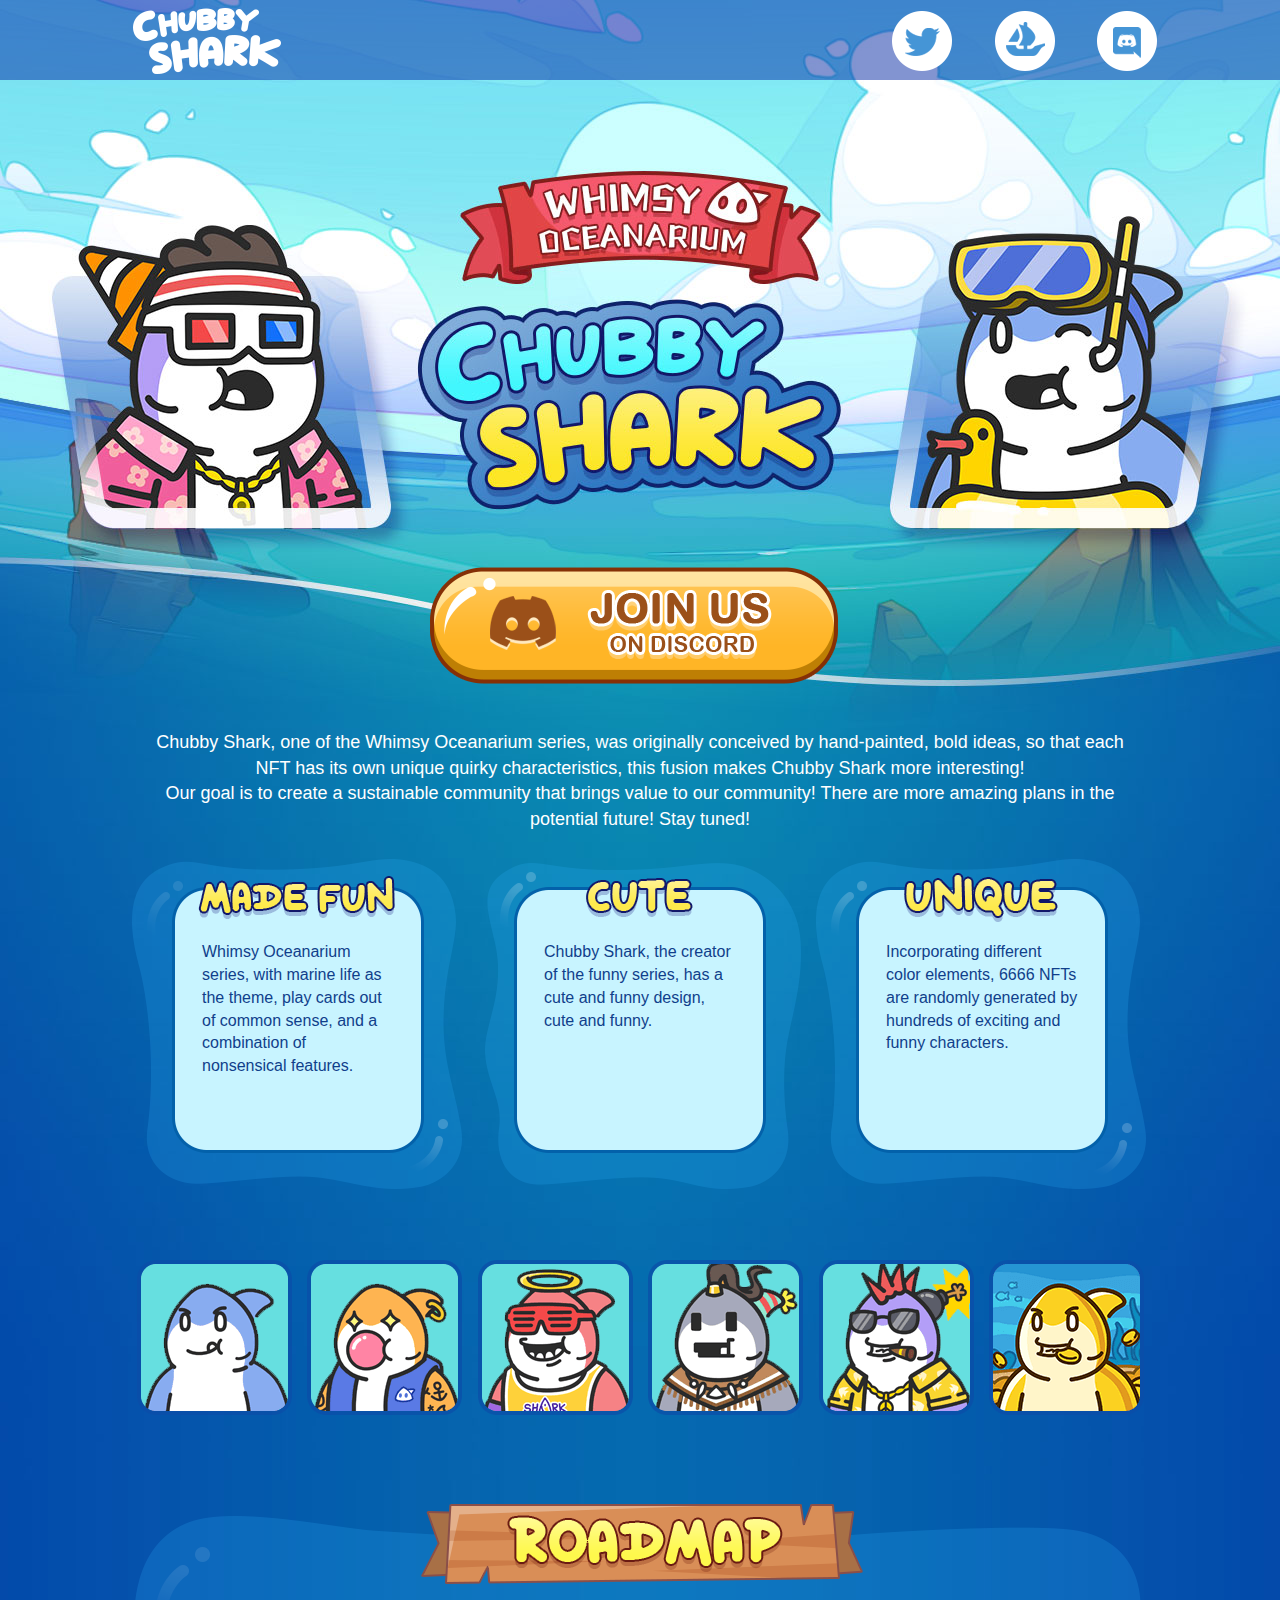
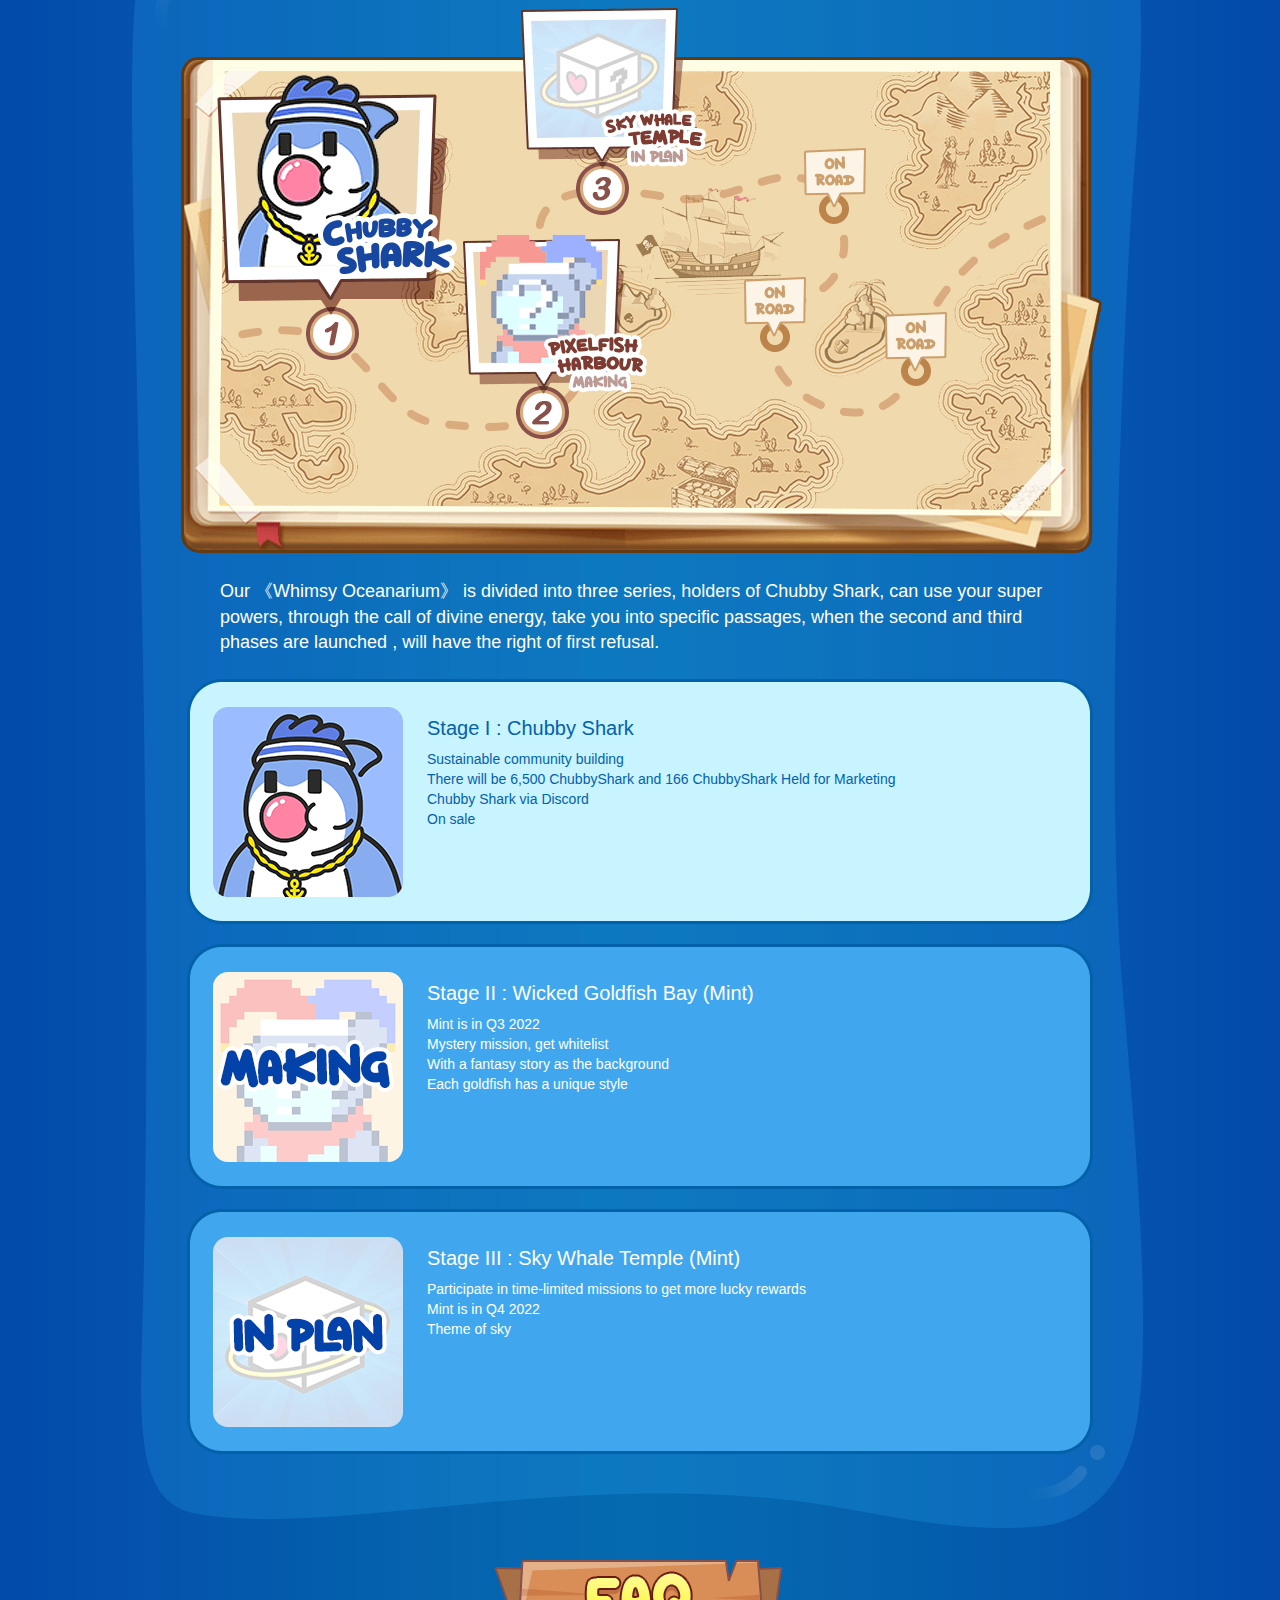
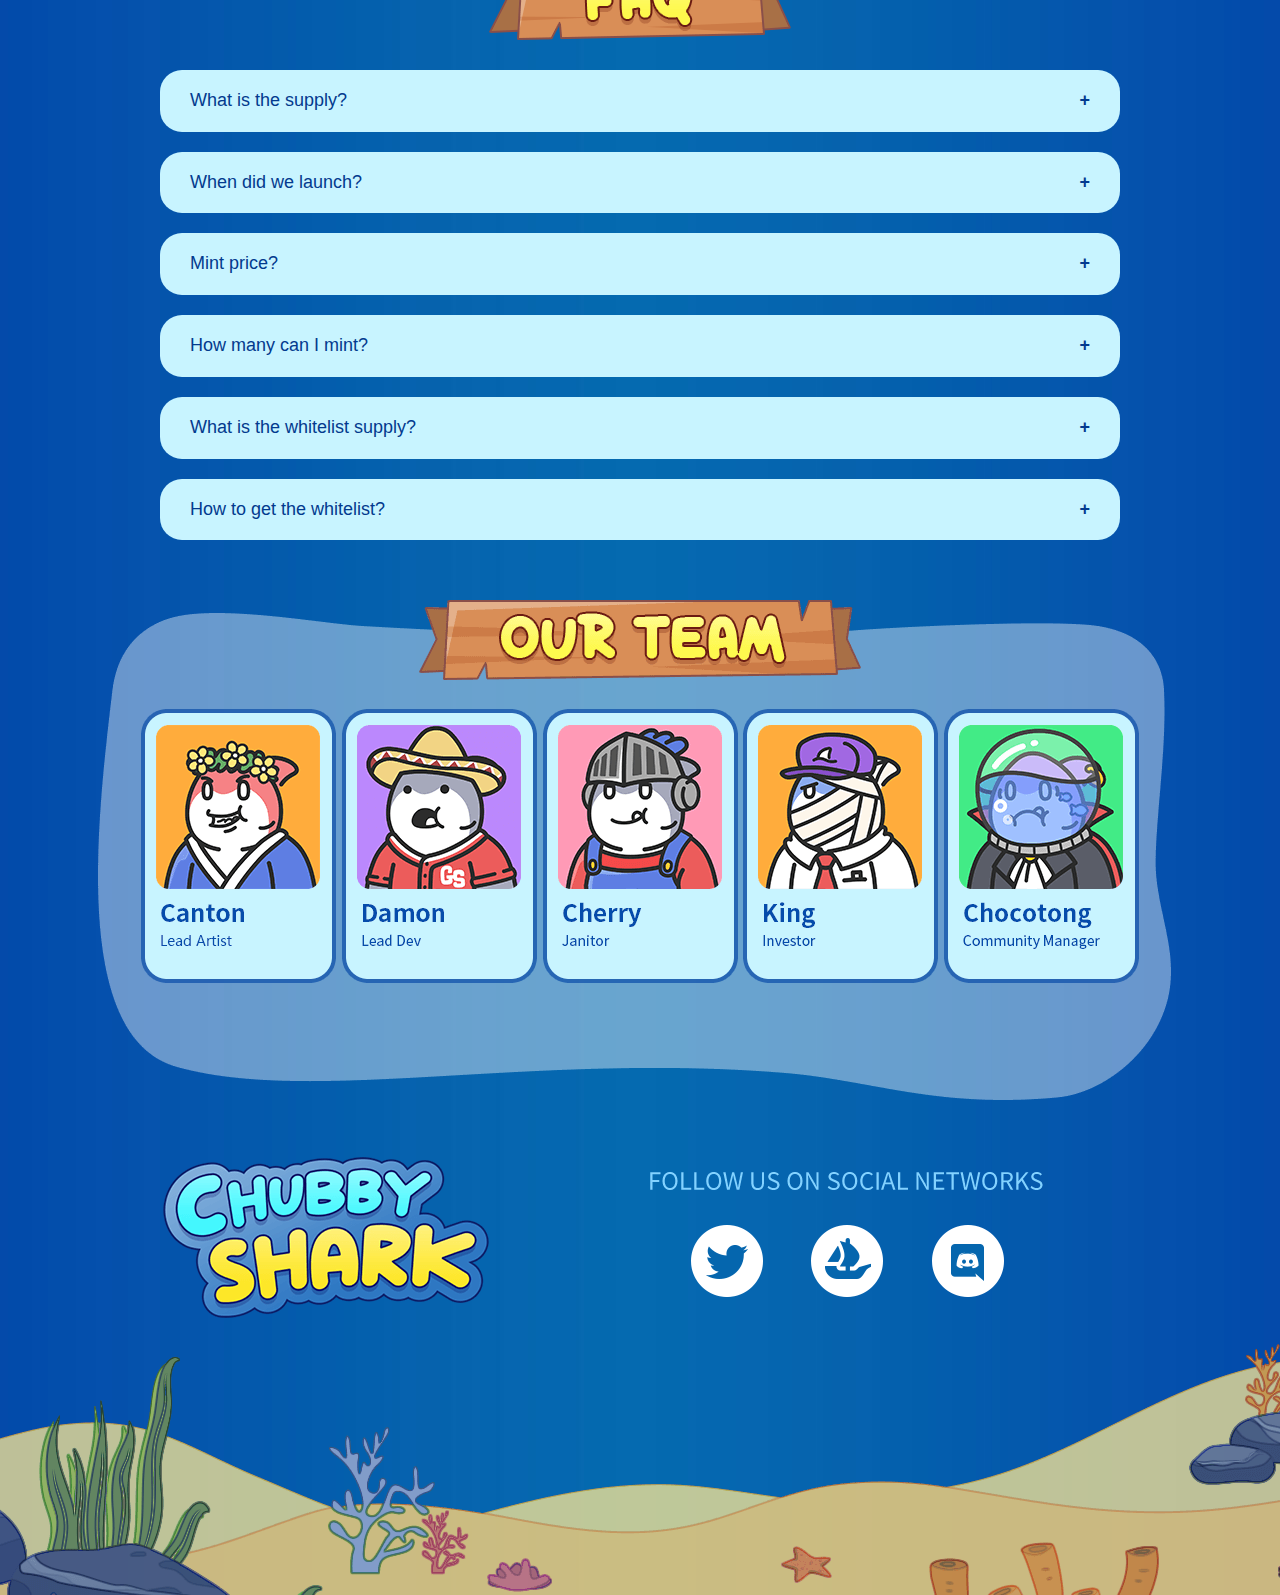
<file: index.html>
<!DOCTYPE html PUBLIC "-//W3C//DTD XHTML 1.0 Transitional//EN" "http://www.w3.org/TR/xhtml1/DTD/xhtml1-transitional.dtd">
<html xmlns="http://www.w3.org/1999/xhtml">
<head>
    <link href="skins/layout.css" rel="stylesheet" type="text/css" />
    <meta name="viewport" content="width=device-width, initial-scale=0.3, user-scalable=yes, minimum-scale=0.3, maximum-scale=1.0" />
    <link rel="stylesheet" type="text/css" href="skins/bootstrap.min.css">
    <link rel="stylesheet" type="text/css" href="skins/jquery.accordion.css">
    <title>Chubby Shark, one of the Whimsy Oceanarium series</title>
    <script src="js/scripts/jquery-1.6.js" type="text/javascript"></script>
    <script src="js/scripts/jquery-1.6.min.js" type="text/javascript"></script>
    <link rel="shortcut icon" href="skins/images/favicon.ico" /> 
    
<script type=text/javascript>
function iniMenu(tabObj,selNum,tabTagName,t){
    var collection = document.getElementById(tabObj).getElementsByTagName(tabTagName);
    var selObj = collection[selNum];
    selObj.className = 'here';
    document.getElementById(tabObj+"_Content"+selNum).style.display = "block";
    for(var i = 0; i < collection.length; i++){
        collection[i].num= i;
        collection[i].onmouseover = function(){
            //onclick
            temp = this;
            timer = setTimeout( function(){
                if(temp != selObj){
                    selObj.className = '';
                    temp.className = 'here';
                    document.getElementById( tabObj+"_Content" + temp.num).style.display="block";
                    document.getElementById( tabObj+"_Content" + selObj.num).style.display="none";
                    selObj = temp;
                }
            },t);
        }
        collection[i].onmouseout = function(){
            clearTimeout(timer);
        }
    }
}
</script>

<script> var imageObject = { clickSwap : function(obj) { obj.click(function() { var activeImage = $(this).children('img.active'); activeImage.removeClass('active'); if (activeImage.next().length > 0) { activeImage.next().addClass('active'); } else { $(this).children('img:first-child').addClass('active'); } return false; }); } }; $(function() { imageObject.clickSwap($('#imageContainer1')); }); </script>

<script type="text/javascript" src="js/scripts/jquery-1.11.1.min.js"></script>
<script type="text/javascript" src="js/scripts/jquery.accordion.js"></script>
	<script type="text/javascript">
	  $(document).ready(function(){
	    $(".accordion").accordion();
	  });
	</script>
</head>
<body>
<div class="topbar">
		<div class="topbar_l">
			<img src="skins/images/logo_topbar.png" alt="logo" />
		</div>
		<div class="topbar_r">
			<a href="https://twitter.com/ChubbyShark00" target="_blank">
				<img src="skins/images/icon_Twitter.png" alt="Twitter" />
			</a>
			<a href="https://opensea.io/collection/chubbyshark" target="_blank">
				<img src="skins/images/icon_opensea.png" alt="opensea" />
			</a>
			<a href="https://discord.com/invite/kebTTrCN" target="_blank">
				<img src="skins/images/icon_discord.png" alt="discord" />
			</a>
		</div>
</div>
<div class="topbar2"></div>
<div class="header">
		<div class="header_1">
			<a href="https://discord.com/invite/kebTTrCN" target="_blank">
				<img src="skins/images/btn.png" alt="ig" />
			</a>
		</div>
</div>
    <div class="content">
    	
        <div class="con_area2">
			<div class="con_area21">
				Chubby Shark, one of the Whimsy Oceanarium series, was originally conceived by hand-painted, bold ideas, so that each NFT has its own unique quirky characteristics, this fusion makes Chubby Shark more interesting!<br />
				Our goal is to create a sustainable community that brings value to our community! There are more amazing plans in the potential future! Stay tuned!
			</div>
                	<div class="main1 clearfix">
	                	<div class="li1 li11">
		                	<div class="p1"><p>Whimsy Oceanarium series, with marine life as the theme, play cards out of common sense, and a combination of nonsensical features.</p></div>
	                	</div>
	                	<div class="li1 li12">
		                	<div class="p1"><p>Chubby Shark, the creator of the funny series, has a cute and funny design, cute and funny.</p></div>
	                	</div>
						<div class="li1 li1sp">
		                	<div class="p1"><p>Incorporating different color elements, 6666 NFTs are randomly generated by hundreds of exciting and funny characters.</p></div>
	                	</div>
                    </div>
					<div class="con_area22">
						<img src="skins/images/piclist.png" />
					</div>
        </div>
        <div class="con_area3">
			<div class="main1">
				<img src="skins/images/roadmap.png" />
			</div>
			<div class="main2">
				Our 《Whimsy Oceanarium》 is divided into three series, holders of Chubby Shark, can use your super powers, through the call of divine energy, take you into specific passages, when the second and third phases are launched , will have the right of first refusal.
			</div>
			<div class="main3">
				<div class="li1">
					<div class="h3">
						Stage I : Chubby Shark
					</div>
					<div class="p1">
						Sustainable community building
					</div>
					<div class="p1">
						There will be 6,500 ChubbyShark and 166 ChubbyShark Held for Marketing
					</div>
					<div class="p1">
						Chubby Shark via Discord
					</div>
					<div class="p1">
						On sale
					</div>
				</div>
				<div class="li1 li2">
					<div class="h3">
						Stage II : Wicked Goldfish Bay (Mint)
					</div>
					<div class="p1">
						Mint is in Q3 2022
					</div>
					<div class="p1">
						Mystery mission, get whitelist
					</div>
					<div class="p1">
						With a fantasy story as the background
					</div>
					<div class="p1">
						Each goldfish has a unique style
					</div>
				</div>
				<div class="li1 li3">
					<div class="h3">
						Stage III : Sky Whale Temple (Mint)
					</div>
					<div class="p1">
						Participate in time-limited missions to get more lucky rewards
					</div>
					<div class="p1">
						Mint is in Q4 2022
					</div>
					<div class="p1">
						Theme of sky
					</div>
				</div>
			</div>
        </div>
        <div class="con_area4">
            <div class="main1">
				<button class="accordion1">What is the supply?</button>
				<div class="panel">
				<p>There are a total of 6666 available</p>
				</div>
				<button class="accordion1">When did we launch?</button>
				<div class="panel">
				<p>We will have a public sale on Apr 17th at 00:00 AM UTC</p>
				</div>
				<button class="accordion1">Mint price?</button>
				<div class="panel">
				<p>The specific price will be announced in the Discord community, please join in advance to get the latest news.</p>
				</div>
				<button class="accordion1">How many can I mint?</button>
				<div class="panel">
				<p>Each person is limited to two.</p>
				</div>
				<button class="accordion1">What is the whitelist supply?</button>
				<div class="panel">
				<p>If you have been whitelisted you can mint 2 NFTs within the time of the whitelist</p>
				</div>
				<button class="accordion1">How to get the whitelist?</button>
				<div class="panel">
				<p>Please Official launch details will be shared on our Discord, and our Twitter page.</p>
				</div>
            </div>
        </div>
		<script type="text/javascript">
			var acc = document.getElementsByClassName("accordion1");
			var i;
			
			for (i = 0; i < acc.length; i++) {
			  acc[i].addEventListener("click", function() {
				this.classList.toggle("active");
				var panel = this.nextElementSibling;
				if (panel.style.maxHeight) {
				  panel.style.maxHeight = null;
				} else {
				  panel.style.maxHeight = panel.scrollHeight + "px";
				} 
			  });
			}
			</script>
        <div class="con_area5">
			<img src="skins/images/area5.png" />
        </div>
        <div class="con_area6">
			<div class="con_area61">
	        <div class="main1">
                <a href="https://twitter.com/ChubbyShark00" target="_blank">
					<img src="skins/images/footer_icon1.png" alt="Twitter" />
				</a>
				<a href="https://opensea.io/collection/chubbyshark" target="_blank">
				<img src="skins/images/footer_icon2.png" alt="opensea" />
			</a>
				<a href="https://discord.com/invite/kebTTrCN" target="_blank">
					<img src="skins/images/footer_icon4.png" alt="discord" />
				</a>
            </div>
		</div>
        </div>
		<div class="footer">
		</div>
    </div>
    </div>
    
</body>
</html>
</file>
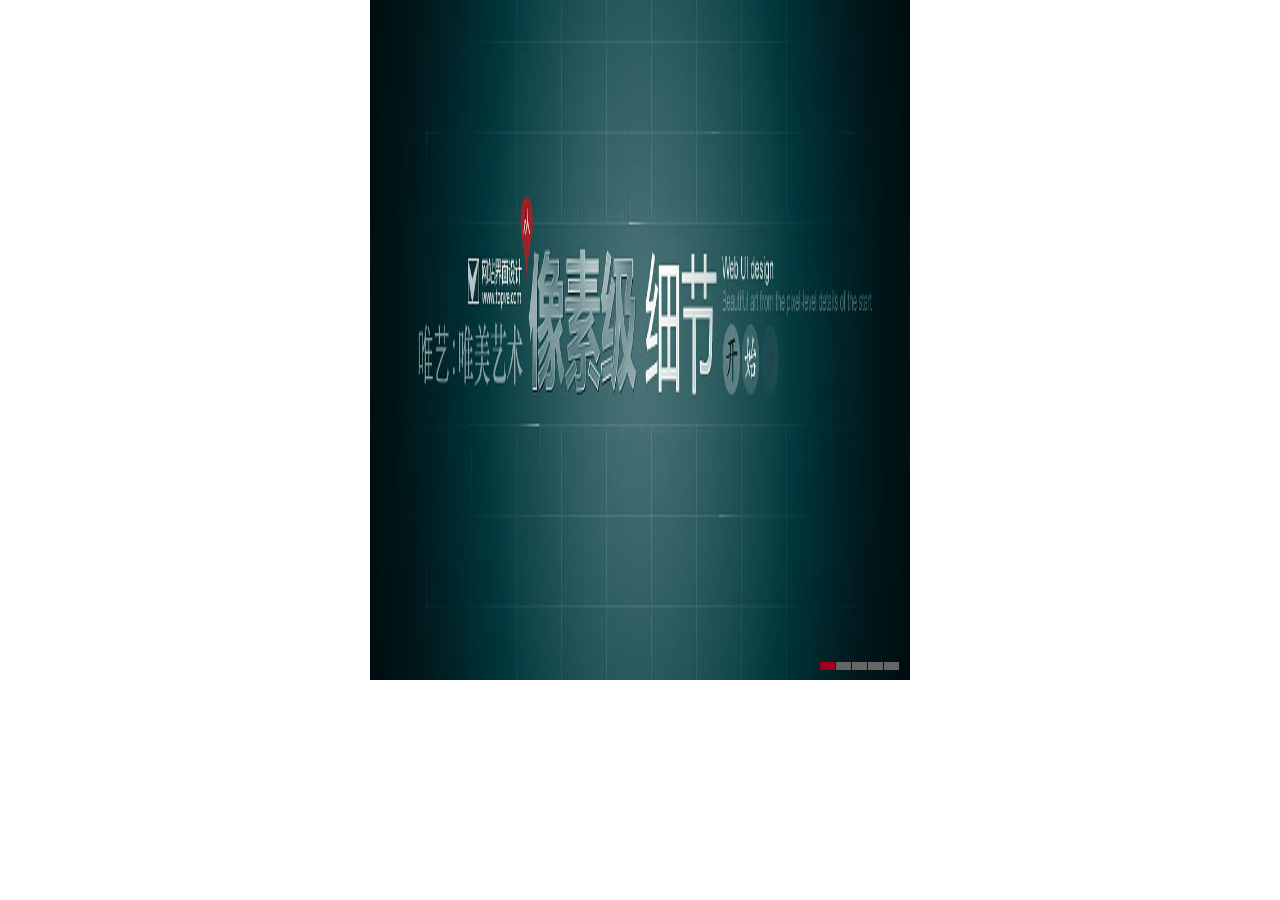
<file: js/area02/index.htm>
<!DOCTYPE html PUBLIC "-//W3C//DTD XHTML 1.0 Transitional//EN" "http://www.w3.org/TR/xhtml1/DTD/xhtml1-transitional.dtd">
<html xmlns="http://www.w3.org/1999/xhtml">
<head>
<meta http-equiv="Content-Type" content="text/html; charset=UTF-8">
<title>jQuery渐变切换Banner焦点图 - 站长素材</title>
<link href="css/on_index.css" rel="stylesheet" type="text/css">
<script src="js/jquery.js" type="text/javascript"></script>
<script src="js/bplayer.js" type="text/javascript"></script>
</head>
<body>
<div class="topvebanner">
  <div id="myjQuery">
    <div id="myjQueryContent">
      <div><a href="#" target="_blank"><img src="images/2011090222552984933.jpg"></a></div>
      <div class="smask"><a href="#" target="_blank"><img src="images/img_02.jpg"></a></div>
      <div class="smask"><a href="#" target="_blank"><img src="images/2011041202254559558.jpg"></a></div>
      <div class="smask"><a href="#" target="_blank"><img src="images/services.jpg"></a></div>
      <div class="smask"><a href="#" target="_blank"><img src="images/design.jpg"></a></div>
    </div>
    <ul id="myjQueryNav">
      <li class="current"></li>
      <li></li>
      <li></li>
      <li></li>
      <li></li>
    </ul>
  </div>
</div>
</div>
</div>
</body>
</html>
</file>
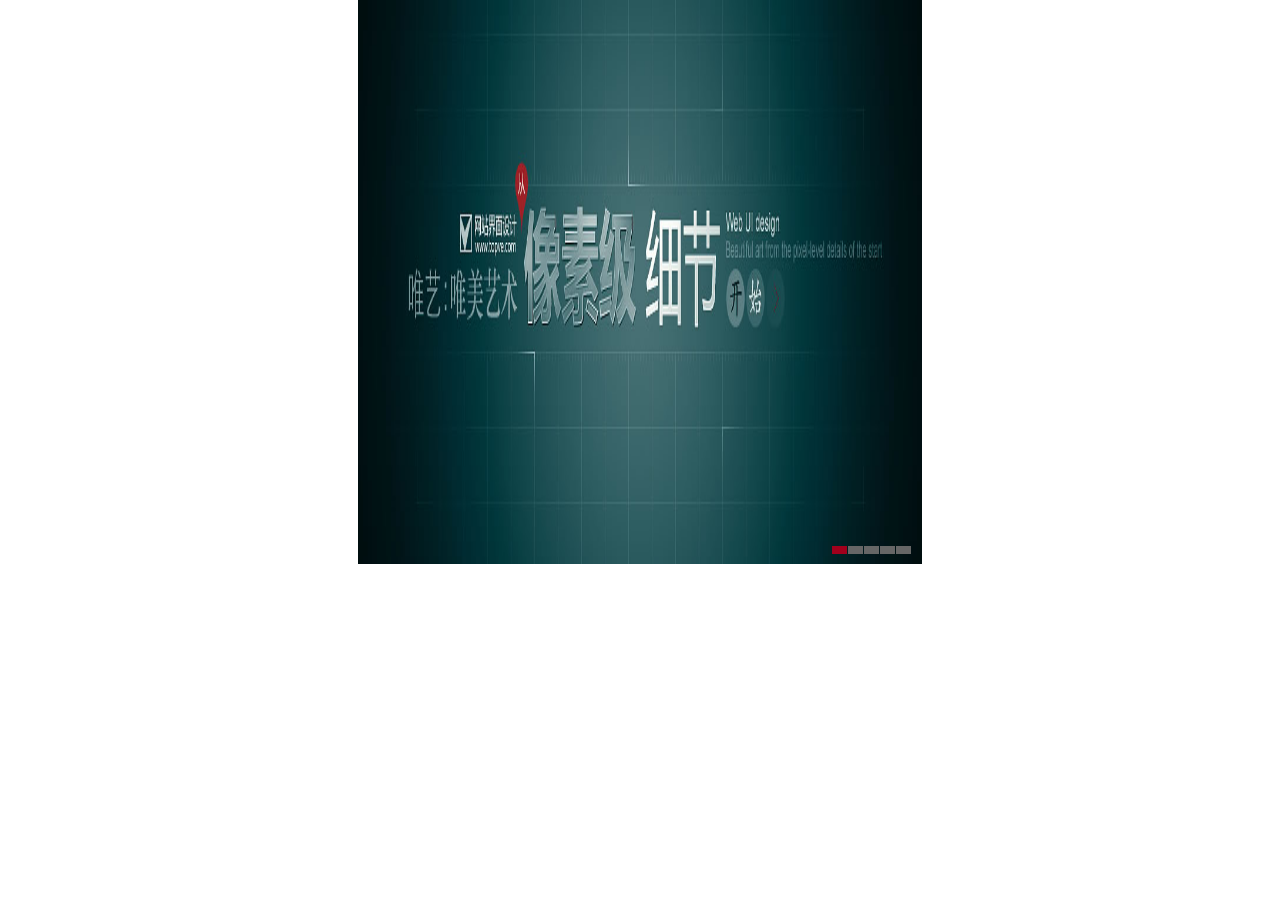
<file: js/area03/index.htm>
<!DOCTYPE html PUBLIC "-//W3C//DTD XHTML 1.0 Transitional//EN" "http://www.w3.org/TR/xhtml1/DTD/xhtml1-transitional.dtd">
<html xmlns="http://www.w3.org/1999/xhtml">
<head>
<meta http-equiv="Content-Type" content="text/html; charset=UTF-8">
<title>jQuery渐变切换Banner焦点图 - 站长素材</title>
<link href="css/on_index.css" rel="stylesheet" type="text/css">
<script src="js/jquery.js" type="text/javascript"></script>
<script src="js/bplayer.js" type="text/javascript"></script>
</head>
<body>
<div class="topvebanner">
  <div id="myjQuery">
    <div id="myjQueryContent">
      <div><a href="#" target="_blank"><img src="images/2011090222552984933.jpg"></a></div>
      <div class="smask"><a href="#" target="_blank"><img src="images/img_01.jpg"></a></div>
      <div class="smask"><a href="#" target="_blank"><img src="images/2011041202254559558.jpg"></a></div>
      <div class="smask"><a href="#" target="_blank"><img src="images/services.jpg"></a></div>
      <div class="smask"><a href="#" target="_blank"><img src="images/design.jpg"></a></div>
    </div>
    <ul id="myjQueryNav">
      <li class="current"></li>
      <li></li>
      <li></li>
      <li></li>
      <li></li>
    </ul>
  </div>
</div>
</div>
</div>
</body>
</html>
</file>
<file: skins/layout.css>
﻿body,div,dl,dt,dd,ul,ol,li,h1,h2,h3,h4,h5,h6,pre,code,form,fieldset,legend,input,textarea,p,blockquote,th,td{margin:0;padding:0;}

fieldset,img{border:0;} 
ol,ul{list-style:none;}
address,caption,cite,code,dfn,em,strong,th,var {
	font-style:normal;
	font-weight:normal;
}

input,textarea,select{font-family:inherit;font-size:inherit;font-weight:inherit;}   
input,textarea,select{*font-size:100%;}    
sup{vertical-align:text-top;}
sub{vertical-align:text-bottom;}
legend{color:#000;}

/* body标记样式定义全局的字体颜色、背景色和文本对齐设置 */   
body{color: #52a1db; text-align: left;font-size:12px;font-family:微软雅黑,'lucida grande',taho,verdana,'trebuchet ms',sans-serif,arial;background:fff;}    

/* hx系列 */   
h1, h2, h3, h4, h5, h6{font-weight:normal;font-size:100%;}
q:before,q:after{content:'';}

/* 着重标记 */    
strong, b{ font-weight: bold; }

/* 预格式标记 */   
pre, code{font-family: monospace; font-size: 1.1em;}    

/* 缩写标记 */   
acronym, abbr{border-bottom: 0.1em dashed #c00;cursor: help;letter-spacing: .07em;} 
   
/* 定义默认的链接样式 */   
a:link, a:visited{color:#005eb5;text-decoration: none;}
a:hover{text-decoration: underline;}

/* Clear Fix */
.clearfix:after {content: ".";display: block;height: 0;clear: both;visibility: hidden;}
/* Hides from IE-mac \*/
* html .clearfix {height: 1%;}
/* End hide from IE-mac */ 
.clear {clear:both}
/* ie7 hack*/
*+html .clearfix {
min-height: 1% ;
} 

/* inline-block */
.inlineblock{display:inline-block!important;*display:inline!important;*zoom:1!important;}

/*block*/
.block {display:block!important}

/* width */
.wd100p{width:100%!important}
.wd30{width:30px!important;}
.wd40{width:40px!important;}
.wd50{width:50px!important;}
.wd60{width:60px!important;}
.wd70{width:70px!important;}
.wd80{width:80px!important;}
.wd90{width:90px!important;}
.wd100{width:100px!important}
.wd110{width:110px!important}
.wd120{width:120px!important}
.wd130{width:130px!important}
.wd140{width:140px!important}
.wd150{width:150px!important}
.wd160{width:160px!important}
.wd170{width:170px!important}
.wd180{width:180px!important}
.wd190{width:190px!important}
.wd200{width:200px!important}
.wd400{width:400px!important}

/* float */
.left{float:left;display:inline;}
.right{float:right;display:inline;}

/*位置*/
.location{position:relative;}

/*vertical-checkBox*/
.vertical_cb input,.vertical_cb label{vertical-align:middle; font-family:Tahoma; height:18px; line-height:18px; font-size:12px; font-weight:normal;}

/*overflow*/
.overhide {overflow:hidden}

/*debugging*/
.dn {display:none!important;}

/* margin */
.marginRight10{margin-right:10px;}
/* padding */
.paddingLeft8{padding-left:8px!important;}
.paddingLeft20{padding-left:20px!important;}
.paddingLeft50{padding-left:50px!important;}
.paddingTop20{padding-top:20px!important;}
.paddingTop0{padding-top:0!important;}
/*border*/
.borderLeft0{border-left:0!important;}

/*文字位置*/
.txtleft {text-align:left!important;}
.txtright {text-align:right!important}
.txtcenter {text-align:center!important}
.verT{vertical-align:top!important;}

/*文字大小*/
.font12{font-size:12px;}

/* no-border */
.noborder{border:0!important;}

.topbar{position: fixed;
    left: 0;
    right: 0;
    display: flex;
    width: 104vw;
    flex-direction: row;
    align-content: center;
    justify-content: space-between;
    align-items: center;
    z-index: 10;
    padding:8px 0;
opacity:1;}
.topbar2{position: fixed;
    left: 0;
    right: 0;
    display: flex;
    width: 104vw;
    flex-direction: row;
    align-content: center;
    justify-content: space-between;
    align-items: center;
    z-index: 9;
    height:80px;
    background: #052aa4;
opacity:0.5;}

.topbar .topbar_l{width: 120px;margin-left: 10%;}
.topbar .topbar_r{
    display: flex;
width: 350px;
flex-direction: row;
align-content: center;
justify-content: space-evenly;
align-items: center;
margin-right: 10%;
}
.topbar .topbar_r img{
    padding-left: 3%;
    cursor: pointer;
    vertical-align: middle;}
.header{display: flex;
    justify-content: center;
    align-items:flex-end; background:url("images/area1.jpg") center 0 no-repeat;height: 730px;}
.header a img{}



.content{background:url("images/bg2.jpg") center 0 repeat-y #0b42a5;}
.con_area21{
    margin: 0 auto;width:970px;color:#fff;font-size:18px;text-align: center;height:120px;
}
.con_area2{background:url("images/bg1.jpg") center 0 no-repeat #0b42a5;height: 750px;}
.con_area2 .main1{width:1026px;height:360px;margin:0 auto 50px;color: #666;text-align: center;font-size: 16px;}
.con_area2 .li1{width:342px;height:351px;float: left;padding:91px 75px 0;}
.con_area2 .li1 .p1{color:#103f8b;text-align: left;}
.con_area2 .li11{background:url("images/1.png") center 0 no-repeat;}
.con_area2 .li12{background:url("images/2.png") center 0 no-repeat;}
.con_area2 .li1sp{background:url("images/3.png") center 0 no-repeat;}
.con_area2 .i1{width:388px;height:388px;margin:0 auto;}
.con_area2 .con_area22{margin:0 auto;width:1007px;}



.con_area3{background:url("images/bg_roadmap.png") center 0 no-repeat;height: 1665px;width:1100px;margin:0 auto 15px;font-size:18px;color:#fff;}
.con_area3 .main1{width:950px;margin:0 auto;padding:120px 0 10px;}
.con_area3 .main2{width:840px;height:100px;margin:0 auto;}
.con_area3 .main3{width:906px;margin:0 auto;}
.con_area3 .main3 .li1{height: 245px;background:url("images/li1.png") center 0 no-repeat;padding:28px 0 28px 240px;color:#0460ad;margin-bottom: 20px;}
.con_area3 .main3 .h3{font-size: 20px;margin-top:10px;}
.con_area3 .main3 .p1{font-size: 14px;}
.con_area3 .main3 .li2{background:url("images/li2.png") center 0 no-repeat;color:#fff;}
.con_area3 .main3 .li3{background:url("images/li3.png") center 0 no-repeat;color:#fff;}

.con_area4{
    width: 960px;
    margin: 0 auto 50px;
}
.con_area4 .main1{margin:0 auto 20px;}

.con_area4 .accordion1 {
    background-color: #c8f4ff;
    color: #033a8e;
    cursor: pointer;
    padding: 18px 30px;
    width: 960px;
    border: none;
    text-align: left;
    outline: none;
    font-size: 18px;
    transition: 0.4s;
    border-radius:22px 22px 22px 22px;
  }
  
  .con_area4 .active,.con_area4 .accordion1:hover {
    background-color: #40affd;
    color: #fff;
  }
  .con_area4 .active{
  border-radius:22px 22px 0 0;
}

  .con_area4 .accordion1:after {
    content: '\002B';
    color: #033a8e;
    font-weight: bold;
    float: right;
    margin-left: 5px;
  }
  
  .con_area4 .active:after {
    content: "\2212";
    color: #fff;
  }
  
  .con_area4 .panel {
    background-color: #c8f4ff;
    max-height: 0;
    width: 960px;
    overflow: hidden;
    transition: max-height 0.2s ease-out;
    border:0;
    border-radius:0 0 22px 22px;

  }
  .con_area4 p{
      padding:30px;
      font-size: 18px;
      color:#033a8e;
  }
  .con_area5{
    width: 1100px;
    margin: 0 auto 20px;
}

.con_area4{background:url("images/faq.png") center 0 no-repeat;padding-top:110px; }

.con_area6{
    background:url("images/footer.png") center bottom no-repeat;
}
.con_area61{
    width: 1100px;
    height: 460px;
    margin: 0 auto;
background:url("images/footer1.png") center 0 no-repeat;

}
.con_area6 .main1{
    margin:0 170px 0 550px;
    padding-top:90px;
    width:410px;
    display: flex;
flex-direction: row;
align-content: center;
justify-content: space-evenly;
align-items: center;

}
.con_area6 .main1 img{
    padding-left: 3%;
    cursor: pointer;
    vertical-align: middle;}
</file>
<file: js/area02/css/on_index.css>
﻿@charset "utf-8";
body, ul, dl, dd, dt, ol, li, p, h1, h2, h3, h4, h5, h6, textarea, form, select, fieldset, table, td, div, input {margin:0;padding:0;-webkit-text-size-adjust: none}
h1, h2, h3, h4, h5, h6{font-size:12px;font-weight:normal}
a img {border:0}
body { color: #333; text-align: center; font: 12px "宋体"; }
ul, ol, li {list-style-type:none;vertical-align:0}
a {outline-style:none;color:#535353;text-decoration:none}
a:hover { color: #D40000; text-decoration: none}
.topvebanner { margin: 0 auto; width: 540px; height: 680px; overflow: hidden; }
.topvebanner ul { margin: 0; padding: 0; }
#myjQuery { BACKGROUND: #000; OVERFLOW: hidden; WIDTH: 540px; POSITION: relative; HEIGHT: 680px; }
#myjQueryContent { OVERFLOW: hidden; WIDTH: 540px; HEIGHT: 680px; }
#myjQueryContent DIV { POSITION: absolute; HEIGHT: 680px; }
#myjQueryContent .smask { Z-INDEX: -1; }
#myjQueryContent IMG { WIDTH: 540px; HEIGHT: 680px; border: 0; }
#myjQueryNav { DISPLAY: block; OVERFLOW: hidden; WIDTH: 81px; HEIGHT: 8px; position: absolute; bottom:10px; right: 10px; z-index: 5; }
#myjQueryNav LI { DISPLAY: block; FLOAT: left; WIDTH: 15px; CURSOR: pointer; HEIGHT: 8px; TEXT-ALIGN: center; margin-left: 1px; background: #666; color: #fff; }
#myjQueryNav .nbg { BACKGROUND: #666; }
#myjQueryNav A { DISPLAY: block; Z-INDEX: 12; MARGIN: 0px auto; TEXT-TRANSFORM: uppercase; WIDTH: 45px; COLOR: #ffffff; LINE-HEIGHT: 22px; POSITION: relative; HEIGHT: 22px; z-index: 20; }
#myjQueryNav .current { BACKGROUND: #a1001c; }
#myjQueryNav .current A { COLOR: #fff; }
#myjQuery #flow { background: url(../images/fcurrent.gif) no-repeat; margin-top: -33px; WIDTH: 45px; HEIGHT: 22px; Z-INDEX: 22; left: 652px; POSITION: absolute; }
</file>
<file: js/area03/css/on_index.css>
﻿@charset "utf-8";
body, ul, dl, dd, dt, ol, li, p, h1, h2, h3, h4, h5, h6, textarea, form, select, fieldset, table, td, div, input {margin:0;padding:0;-webkit-text-size-adjust: none}
h1, h2, h3, h4, h5, h6{font-size:12px;font-weight:normal}
a img {border:0}
body { color: #333; text-align: center; font: 12px "宋体"; }
ul, ol, li {list-style-type:none;vertical-align:0}
a {outline-style:none;color:#535353;text-decoration:none}
a:hover { color: #D40000; text-decoration: none}
.topvebanner { margin: 0 auto; width: 564px; height: 564px; overflow: hidden; }
.topvebanner ul { margin: 0; padding: 0; }
#myjQuery { BACKGROUND: #000; OVERFLOW: hidden; WIDTH: 564px; POSITION: relative; HEIGHT: 564px; }
#myjQueryContent { OVERFLOW: hidden; WIDTH: 564px; HEIGHT: 564px; }
#myjQueryContent DIV { POSITION: absolute; HEIGHT: 564px; }
#myjQueryContent .smask { Z-INDEX: -1; }
#myjQueryContent IMG { WIDTH: 564px; HEIGHT: 564px; border: 0; }
#myjQueryNav { DISPLAY: block; OVERFLOW: hidden; WIDTH: 81px; HEIGHT: 8px; position: absolute; bottom:10px; right: 10px; z-index: 5; }
#myjQueryNav LI { DISPLAY: block; FLOAT: left; WIDTH: 15px; CURSOR: pointer; HEIGHT: 8px; TEXT-ALIGN: center; margin-left: 1px; background: #666; color: #fff; }
#myjQueryNav .nbg { BACKGROUND: #666; }
#myjQueryNav A { DISPLAY: block; Z-INDEX: 12; MARGIN: 0px auto; TEXT-TRANSFORM: uppercase; WIDTH: 45px; COLOR: #ffffff; LINE-HEIGHT: 22px; POSITION: relative; HEIGHT: 22px; z-index: 20; }
#myjQueryNav .current { BACKGROUND: #a1001c; }
#myjQueryNav .current A { COLOR: #fff; }
#myjQuery #flow { background: url(../images/fcurrent.gif) no-repeat; margin-top: -33px; WIDTH: 45px; HEIGHT: 22px; Z-INDEX: 22; left: 652px; POSITION: absolute; }
</file>
